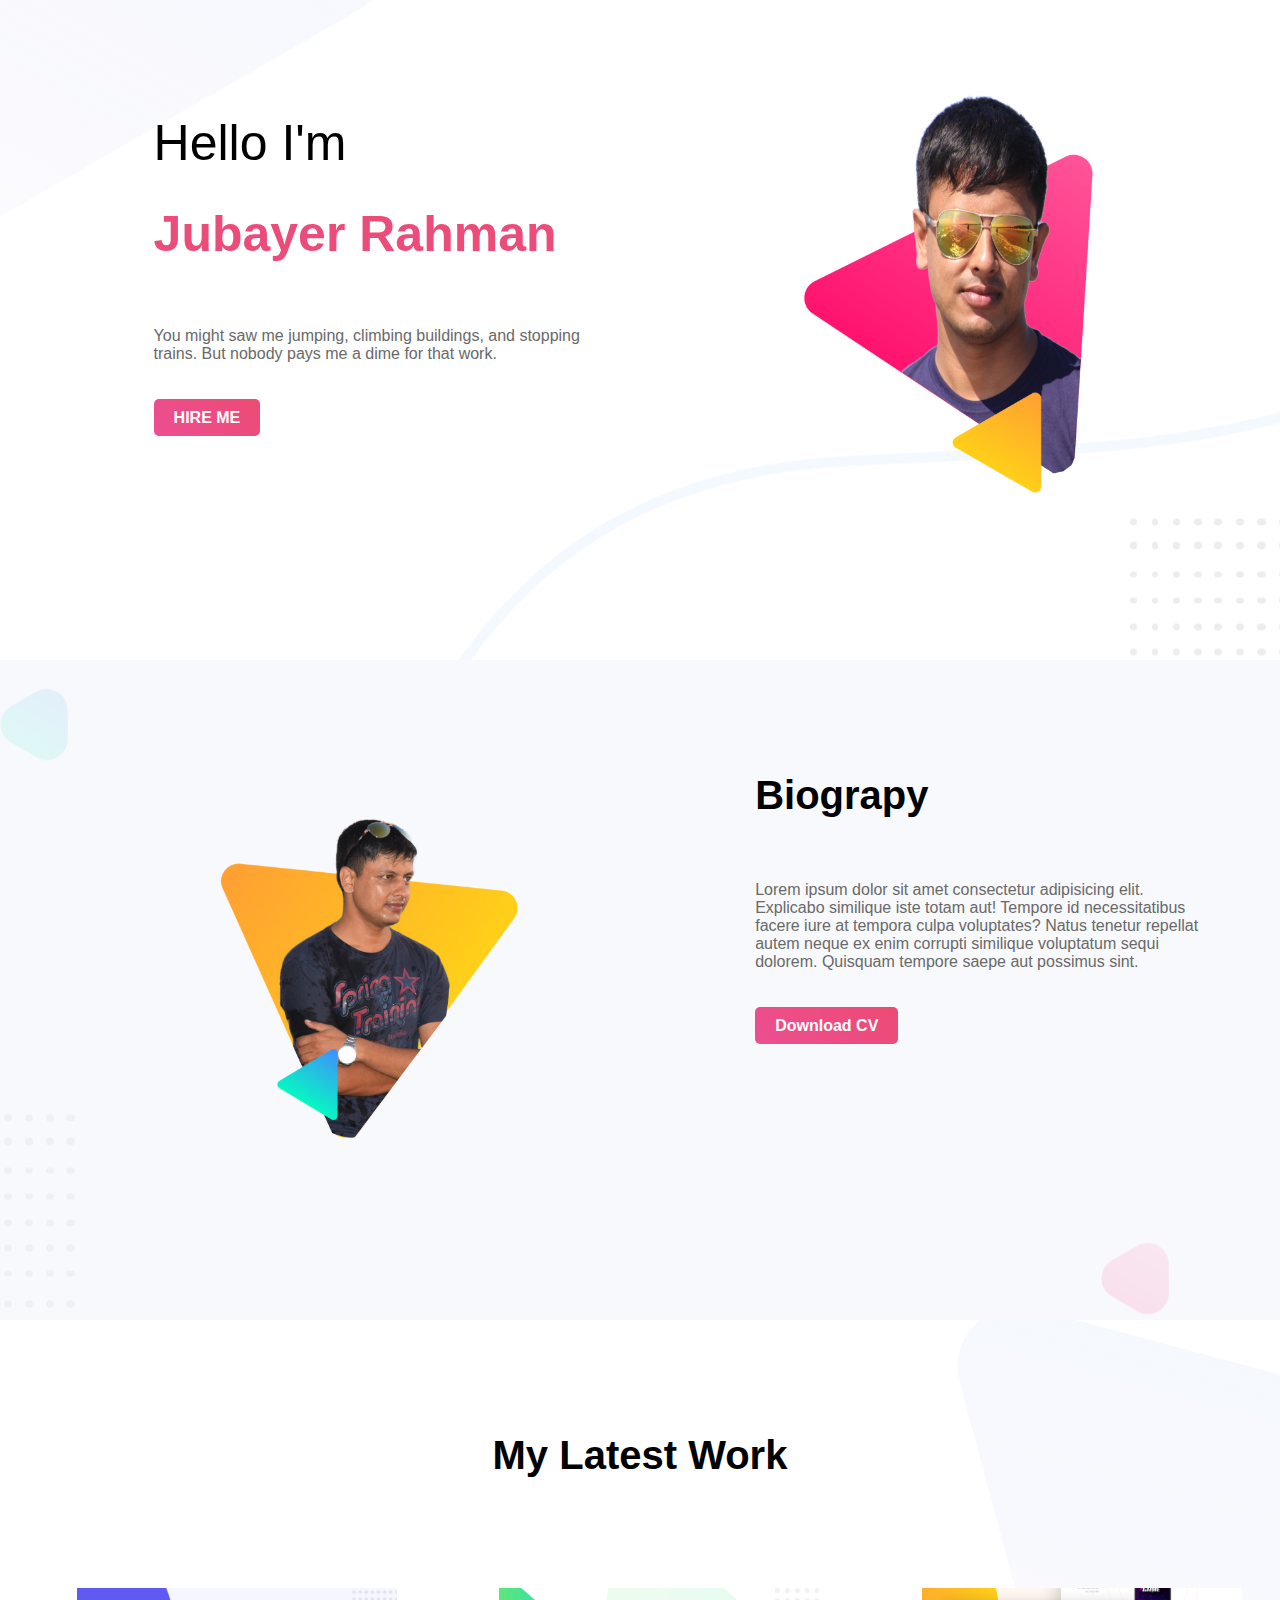
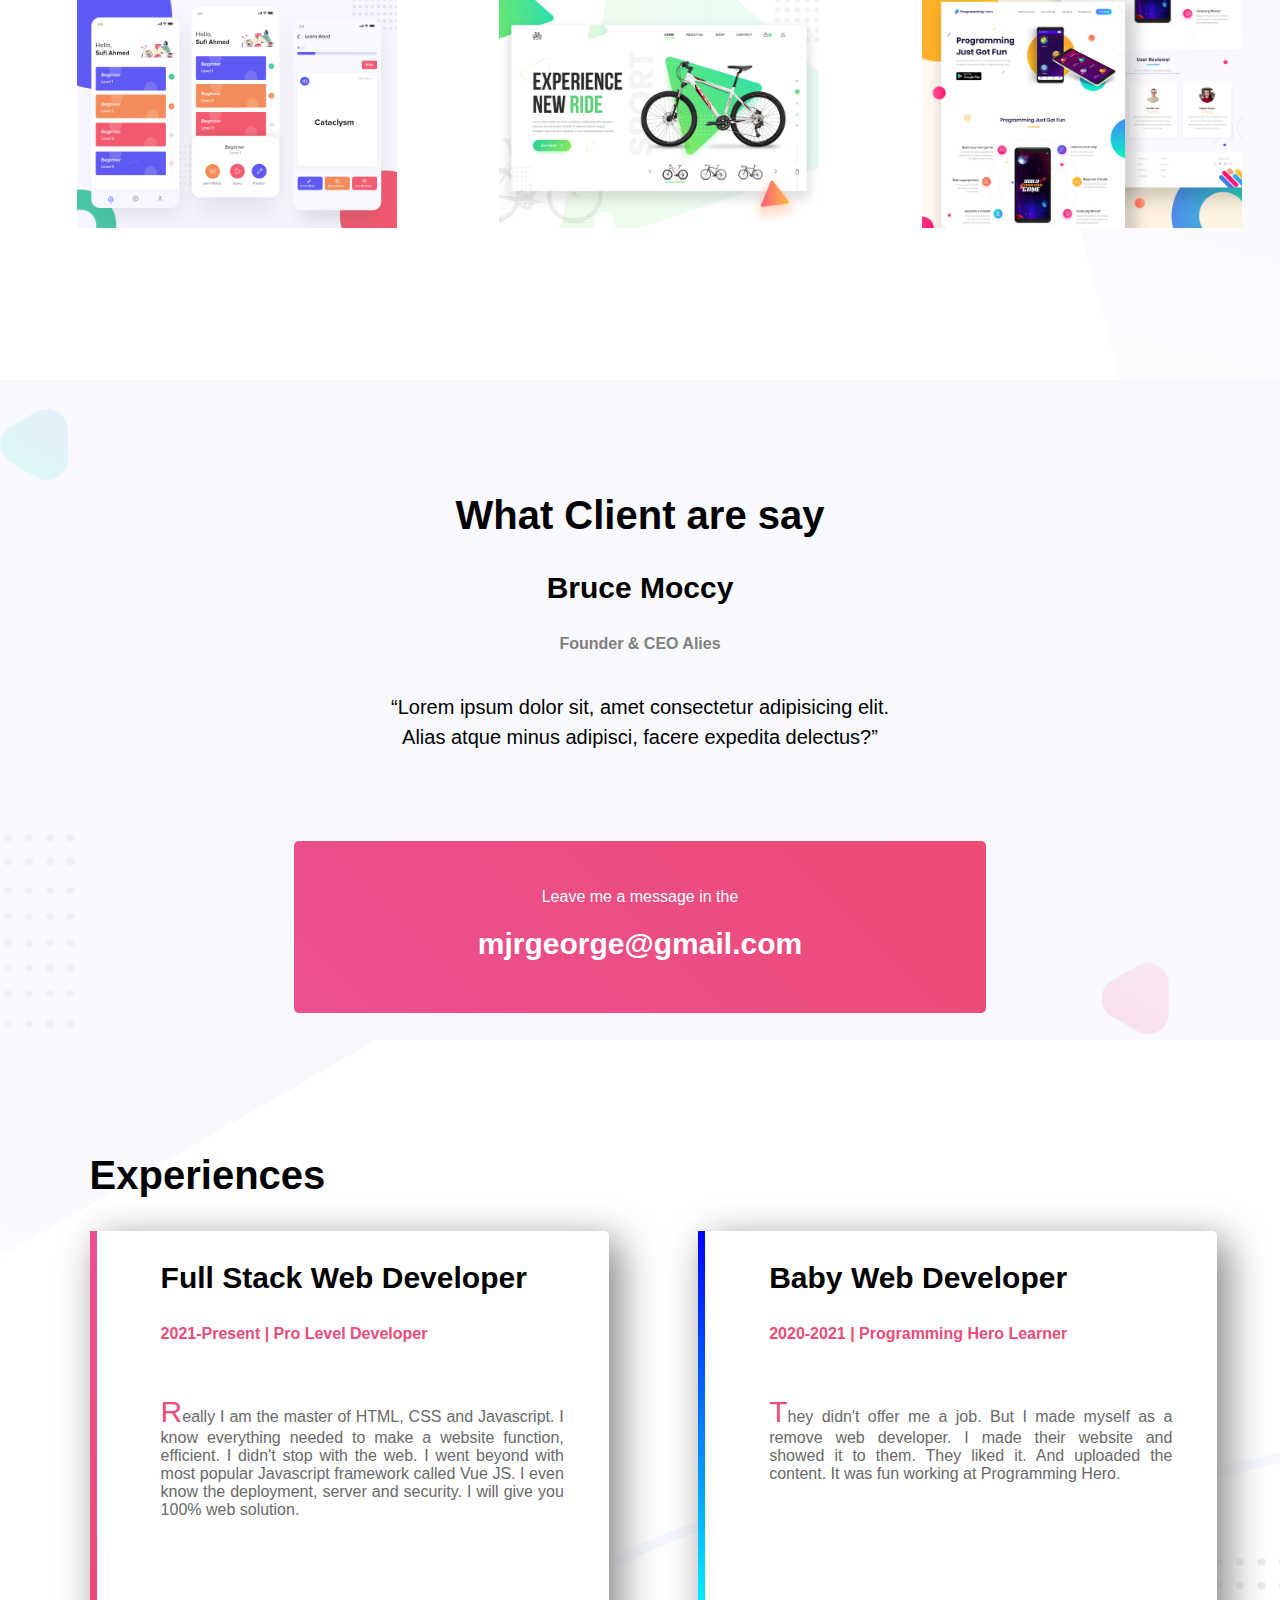
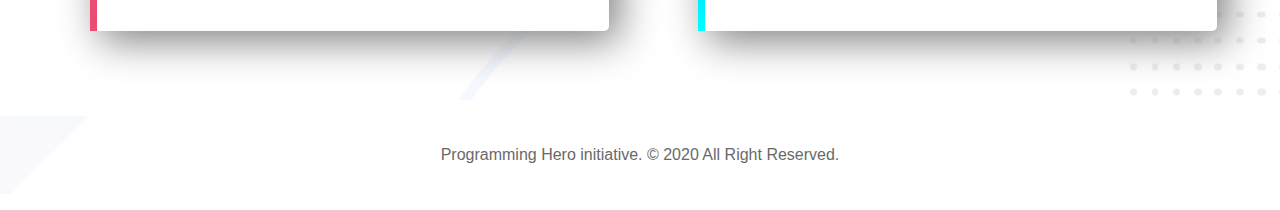
<file: index.html>
<!DOCTYPE html>
<html lang="en">

<head>
    <meta charset="UTF-8">
    <meta name="viewport" content="width=device-width, initial-scale=1.0">
    <title>mjrgeorge Personal Portfolio</title>
    <link rel="stylesheet" href="style.css">
</head>

<body>
    <section class="header_section">
        <div class="half_width">
            <h1>Hello I'm</h1>
            <h1 class="text_highlight">Jubayer Rahman</h1>
            <p>You might saw me jumping, climbing buildings, and stopping trains. But nobody pays me a dime for that
                work.</p>
            <a class="link_button" href="https://www.linkedin.com/in/jubayer-rahman-3776b21b1/" target="_blank">HIRE
                ME</a>
        </div>
        <div class="half_width">
            <img src="images/mjrg.png" alt="Jubayer Picture">
        </div>
    </section>
    <section class="biograpy_section">
        <div class="half_width">
            <img src="images/mjrg_dream.png" alt="Jubayer Picture">
        </div>
        <div class="half_width">
            <h2>Biograpy</h2>
            <p>Lorem ipsum dolor sit amet consectetur adipisicing elit. Explicabo similique iste totam aut! Tempore id
                necessitatibus facere iure at tempora culpa voluptates? Natus tenetur repellat autem neque ex enim
                corrupti similique voluptatum sequi dolorem. Quisquam tempore saepe aut possimus sint.</p>
            <a class="link_button" href="https://www.linkedin.com/in/jubayer-rahman-3776b21b1/" target="_blank">Download
                CV</a>
        </div>
    </section>

    <section class="latest_work_section">
        <h2>My Latest Work</h2>
        <div class="work_img">
            <img src="images/latest-work/work-1.png">
        </div>
        <div class="work_img">
            <img src="images/latest-work/work-2.jpg">
        </div>
        <div class="work_img">
            <img src="images/latest-work/work-3.jpg">
        </div>
    </section>
    <section class="biography">
        <h2>What Client are say</h2>
        <h3>Bruce Moccy</h3>
        <h4>Founder & CEO Alies</h4>
        <q>Lorem ipsum dolor sit, amet consectetur adipisicing elit. Alias atque minus adipisci, facere expedita
            delectus?</q>
        <div class="leave_message">
            <h4>Leave me a message in the</h4>
            <a href="mailto: mjrgeorge@gmail.com">mjrgeorge@gmail.com</a>
        </div>
    </section>
    <section class="experiences_area">
        <h2>Experiences</h2>
        <div class="half_width single_experiences" id="full_stack_web">
            <h3>Full Stack Web Developer</h3>
            <h4 class="text_highlight">2021-Present | Pro Level Developer</h4>
            <p>Really I am the master of HTML, CSS and Javascript. I know everything needed to make a website function,
                efficient. I didn't stop with the web. I went beyond with most popular Javascript framework called Vue
                JS. I even know the deployment, server and security. I will give you 100% web solution.</p>
        </div>
        <div class="half_width single_experiences" id="baby_web">
            <h3>Baby Web Developer</h3>
            <h4 class="text_highlight">2020-2021 | Programming Hero Learner</h4>
            <p>They didn't offer me a job. But I made myself as a remove web developer. I made their website and showed
                it to them. They liked it. And uploaded the content. It was fun working at Programming Hero.</p>
        </div>
    </section>
    <footer>
        <p>Programming Hero initiative. © 2020 All Right Reserved.</p>
    </footer>
</body>

</html>
</file>
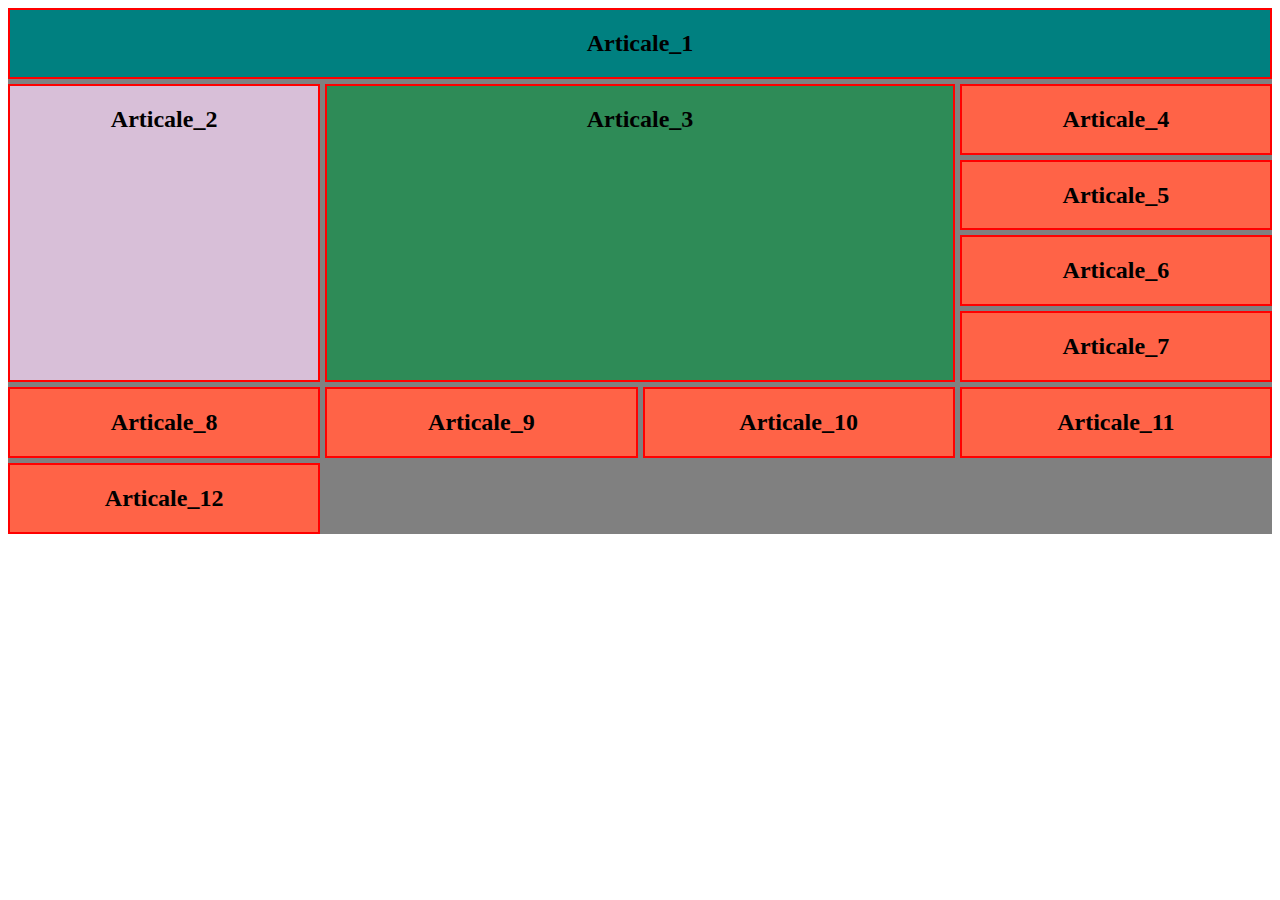
<file: practice.html>
<!DOCTYPE html>
<html lang="en">
<head>
    <meta charset="UTF-8">
    <meta name="viewport" content="width=device-width, initial-scale=1.0">
    <title>CSS grid layout tutorial with Jhankar Mahbub</title>
    <style>
        section {
            background-color: gray;
            display: grid;
            grid-template-columns: repeat(4, 1fr);
            grid-gap: 5px;
        }
        .articale {
            border: 2px solid red;
            background-color: tomato;
            text-align: center;
        }
        .articale_1 {
            background-color: teal;
            grid-column: span 4;
        }
        .articale_2 {
            background-color: thistle;
            grid-row: span 4;
        }
        .articale_3 {
            background-color: seagreen;
            grid-column: span 2;
            grid-row: span 4;
        }

        
    </style>
</head>
<body>
    <section>
        <aricale class="articale articale_1">
            <h2>Articale_1</h2>
        </aricale>
        <aricale class="articale articale_2">
            <h2>Articale_2</h2>
        </aricale>
        <aricale class="articale articale_3">
            <h2>Articale_3</h2>
        </aricale>
        <aricale class="articale articale_4">
            <h2>Articale_4</h2>
        </aricale>
        <aricale class="articale articale_5">
            <h2>Articale_5</h2>
        </aricale>
        <aricale class="articale articale_6">
            <h2>Articale_6</h2>
        </aricale>
        <aricale class="articale articale_7">
            <h2>Articale_7</h2>
        </aricale>
        <aricale class="articale articale_8">
            <h2>Articale_8</h2>
        </aricale>
        <aricale class="articale articale_9">
            <h2>Articale_9</h2>
        </aricale>
        <aricale class="articale articale_10">
            <h2>Articale_10</h2>
        </aricale>
        <aricale class="articale articale_11">
            <h2>Articale_11</h2>
        </aricale>
        <aricale class="articale articale_12">
            <h2>Articale_12</h2>
        </aricale>
    </section>
</body>
</html>
</file>
<file: style.css>
body {
  font-family: "Poppins", sans-serif;
  margin: 0;
}

h1 {
  font-size: 50px;
  font-weight: 300;
}

h2 {
  font-size: 40px;
}

h3 {
  font-size: 30px;
}

p {
  color: dimgray;
  padding: 30px 0px;
}

.text_highlight {
  color: #ec4c7a;
  font-weight: bold;
}

section {
  height: 500px;
  padding: 80px 0px;
}

.header_section {
  background-image: url(images/header-bg.png);
  background-repeat: no-repeat;
  background-position: center;
}

.half_width {
  width: 35%;
  margin-left: 7%;
  padding-left: 5%;
  float: left;
}

.half_width img {
  width: 100%;
}

.link_button {
  text-decoration: none;
  background-image: linear-gradient(45deg, #ec4f91, #ec4b74);
  color: white;
  font-weight: 700;
  padding: 10px 20px;
  border-radius: 5px;
}

.link_button:hover {
  background-image: linear-gradient(45deg, #0000ff, #00ffff);
}

.biograpy_section {
  background-image: url(images/biography-bg.png);
  background-repeat: no-repeat;
  background-position: center;
}

.latest_work_section {
  background-image: url(images/latest-work-bg.png);
  background-repeat: no-repeat;
  background-position: center;
  text-align: center;
}
.work_img {
  width: 25%;
  float: left;
  margin: 0 2%;
  padding: 6% 0% 0% 4%;
  transition: 0.5s;
}

.work_img:hover {
  box-shadow: 10px 10px 40px gray;
  transition: 0.5s;
  cursor: pointer;
}

.latest_work_section img {
  width: 100%;
  height: 100%;
}

.biography {
  background-image: url(images/biography-bg.png);
  background-repeat: no-repeat;
  background-position: center;
  text-align: center;
}

.biography h4 {
  color: gray;
  font-weight: 600;
}

.biography q {
  width: 40%;
  display: block;
  margin: 3% auto;
  font-size: 20px;
  line-height: 30px;
}

.biography .leave_message {
  background-image: linear-gradient(45deg, #ec4f91, #ec4b74);
  color: white;
  width: 30%;
  margin: 7% auto;
  font-weight: 700;
  padding: 2% 12% 4%;
  border-radius: 5px;
}

.biography .leave_message a {
  text-decoration: none;
  color: white;
  font-size: 30px;
}

.biography .leave_message a:hover {
  color: cyan;
}

.biography .leave_message h4 {
  color: white;
  font-weight: 400;
}

.experiences_area {
  background-image: url(images/experiences_area.png);
  background-repeat: no-repeat;
  background-position: center;
}

.experiences_area h2 {
  margin-left: 7%;
}

.experiences_area p {
  text-align: justify;
  padding-right: 10%;
}

.experiences_area p::first-letter {
  color: #ec4c7a;
  font-size: 30px;
  font-weight: 400;
}

.single_experiences {
  box-shadow: 10px 10px 40px gray;
  height: 80%;
  border-radius: 5px;
  background-color: white;
}

#full_stack_web {
  border-left: 7px solid;
  border-image: linear-gradient(180deg, #ec4f91, #ec4b74);
  border-image-slice: 1;
}

#baby_web {
  border-left: 7px solid;
  border-image: linear-gradient(180deg, blue, cyan);
  border-image-slice: 1;
}

footer {
  background-image: url(images/footer-bg.png);
  background-repeat: no-repeat;
  background-position: center;
}

footer p {
  text-align: center;
}
</file>
